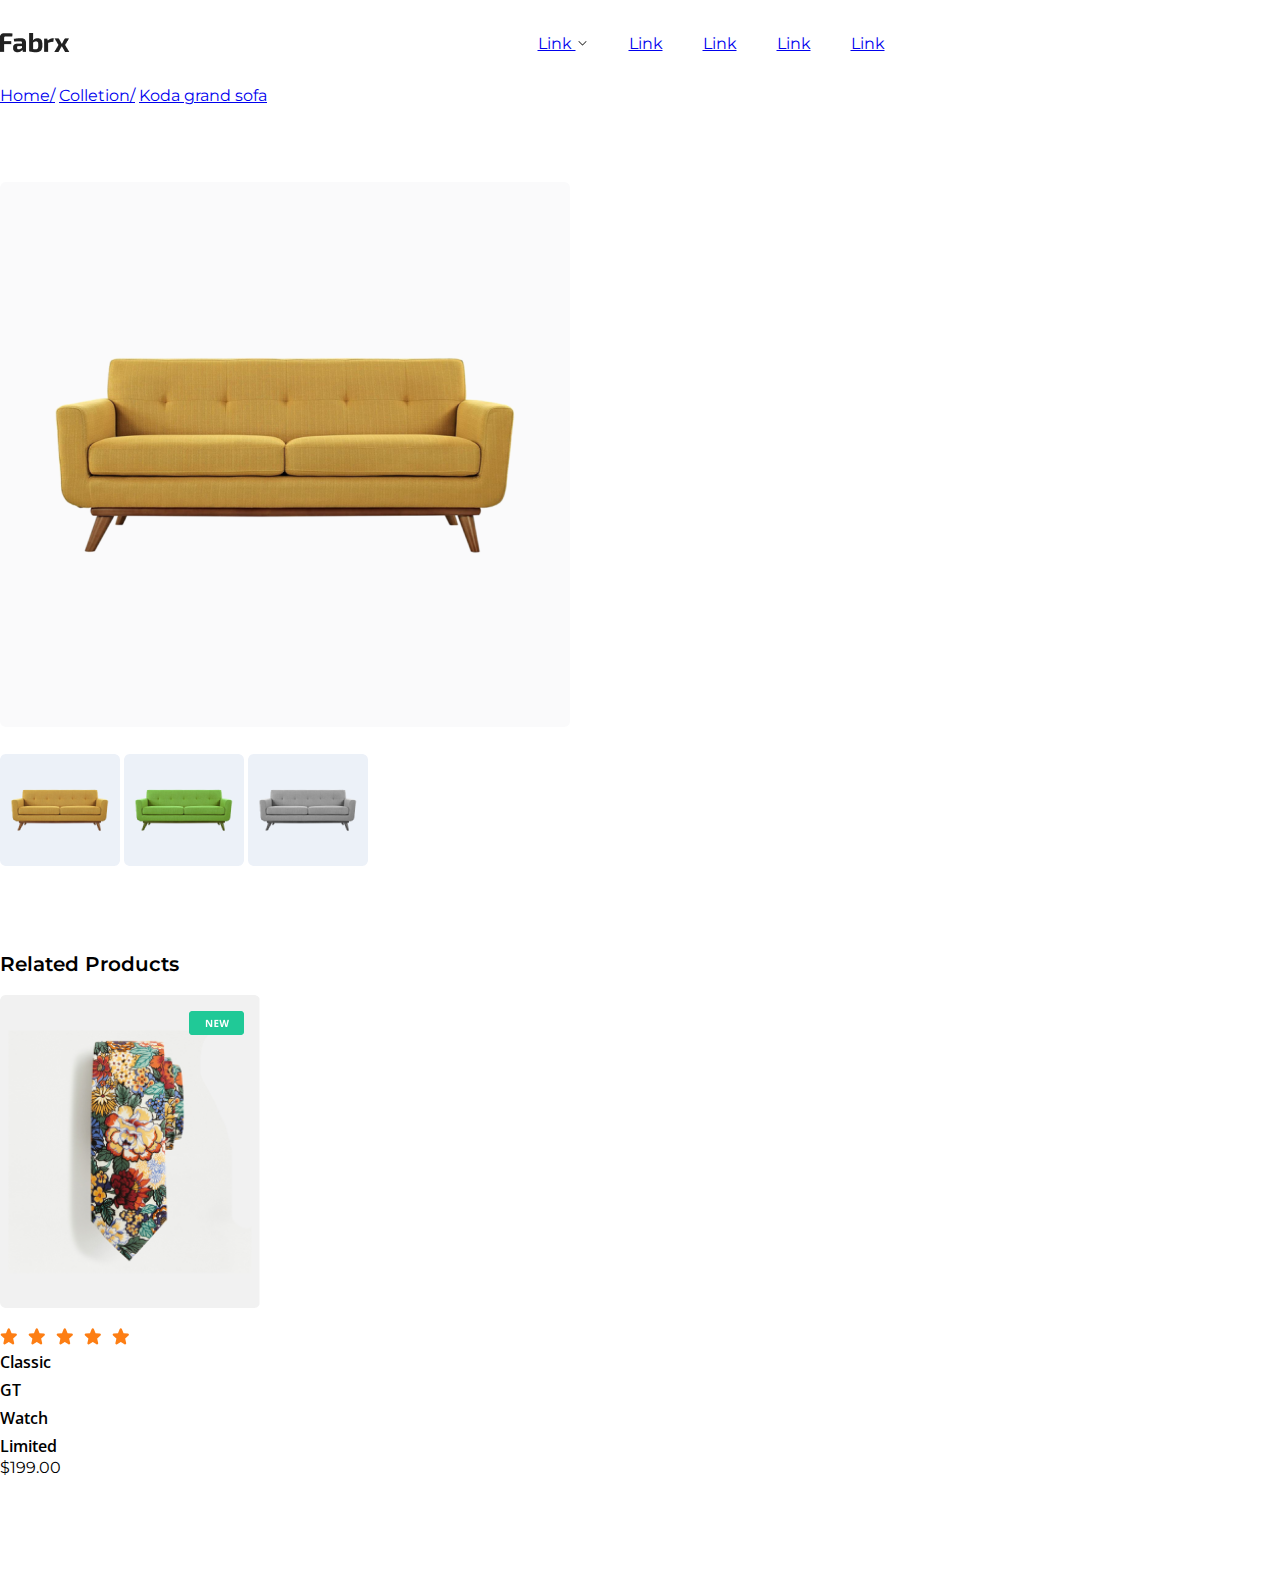
<file: ecommerce-detail/index.html>
<!DOCTYPE html>
<html lang="en">
  <head>
    <meta charset="UTF-8" />
    <meta name="viewport" content="width=device-width, initial-scale=1.0" />
    <title>Document</title>
    <link rel="stylesheet" href="css/main.css" />
  </head>
  <body>
    <div class="container">
      <div class="header">
        <div class="header_logo">
          <a href="index.html">
            <img src="images/fabrxlogo.png" alt="fabrxlogo" />
          </a>
        </div>
        <div class="nav_bar">
          <div class="nav_list">
            <div>
              <a href="#"
                >Link <img src="images/arrowdown.png" alt="arrowdown"
              /></a>
            </div>
            <a href="#">Link</a>
            <a href="#">Link</a>
            <a href="#">Link</a>
            <a href="#">Link</a>
          </div>
        </div>
        <div class="last_menu">
          <img src="images/Icon 01.png" alt="badge" />
          <img src="images/bell.png" alt="bell" />
        </div>
      </div>
      <div class="selection">
        <a href="#">Home/</a>
        <a href="#">Colletion/</a>
        <a href="#">Koda grand sofa</a>
      </div>
      <div class="container_sofa">
        <div class="sofa_image">
          <div class="sofa">
            <div class="yellowsofa">
              <img src="images/yellowsofa.png" alt="yellowsofa" />
            </div>
          </div>
          <div class="sofa">
            <img src="images/yellowlittlesofa.png" alt="" />
            <img src="images/greensofa.png" alt="" />
            <img src="images/graysofa.png" alt="" />
          </div>
        </div>
      </div>
      <div class="products">
        <div class="products_header">
          <h2>Related Products</h2>
          <div class="all_products">
            <div class="product_shoes">
              <img src="images/tie.png" alt="" />
              <img class="star_icon" src="images/fivestar.svg" alt="" />
              <p>Classic GT Watch Limited</p>
              <span>$199.00</span>
            </div>
          </div>
        </div>
      </div>
    </div>
  </body>
</html>
</file>
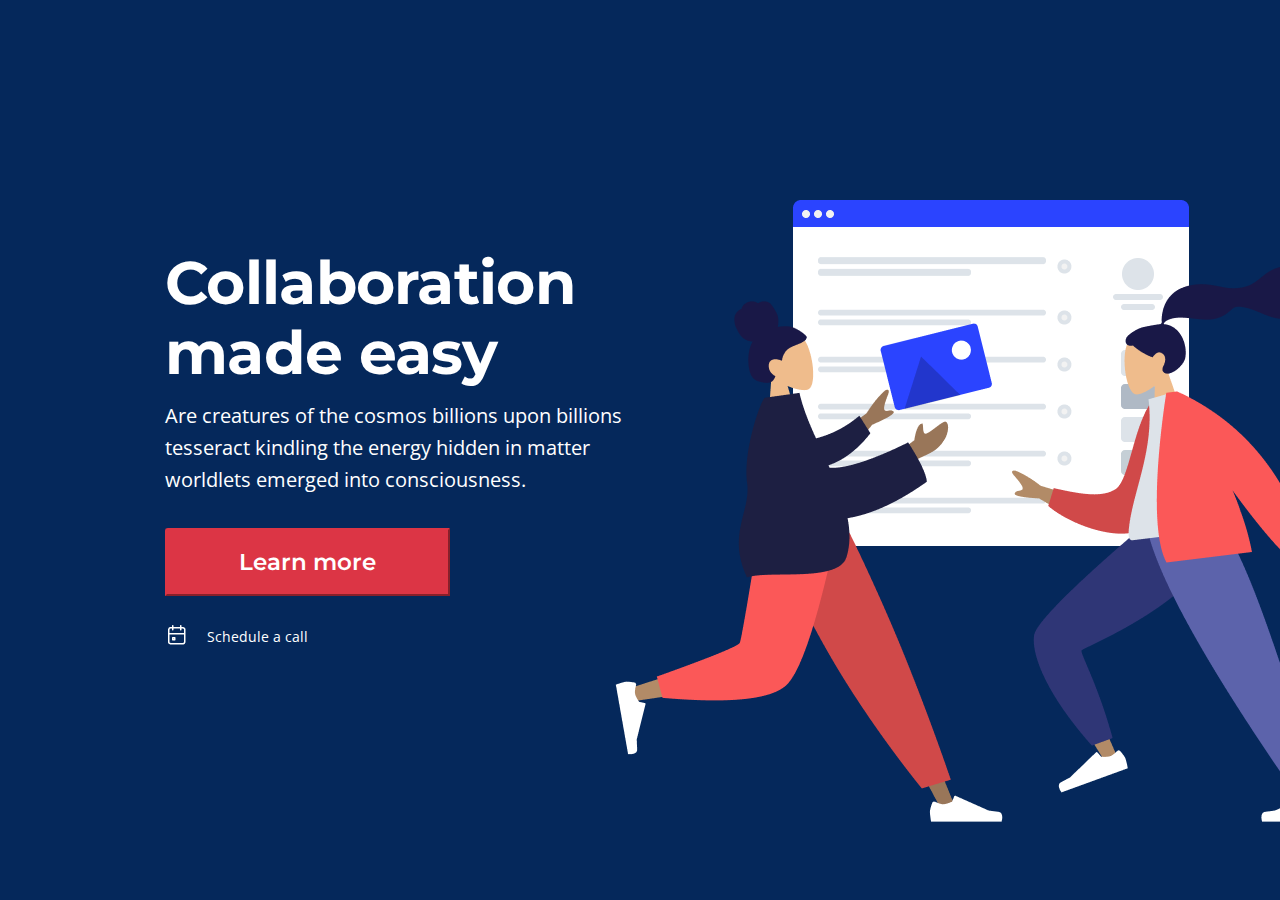
<file: figmagomework6/index.html>
<!DOCTYPE html>
<html lang="en">
<head>
  <meta charset="UTF-8">
  <meta name="viewport" content="width=device-width, initial-scale=1.0">
  <link rel="stylesheet" href="main.css">
  <title>hero-saas</title>
</head>
<body>
  <div class="header">
    <h2>Collaboration made easy</h2>
    <div>
      <p>Are creatures of the cosmos billions upon billions tesseract kindling the energy hidden in matter worldlets emerged into consciousness.</p>
    </div>
    <button class="btn">Learn more</button>
    <div class="calender">
      <img src="assets/images/Calendar.png" alt="" class="icon">
      <span class="text">Schedule a call</span>
    </div>
  

  </div>
  
</body>
</html>
</file>
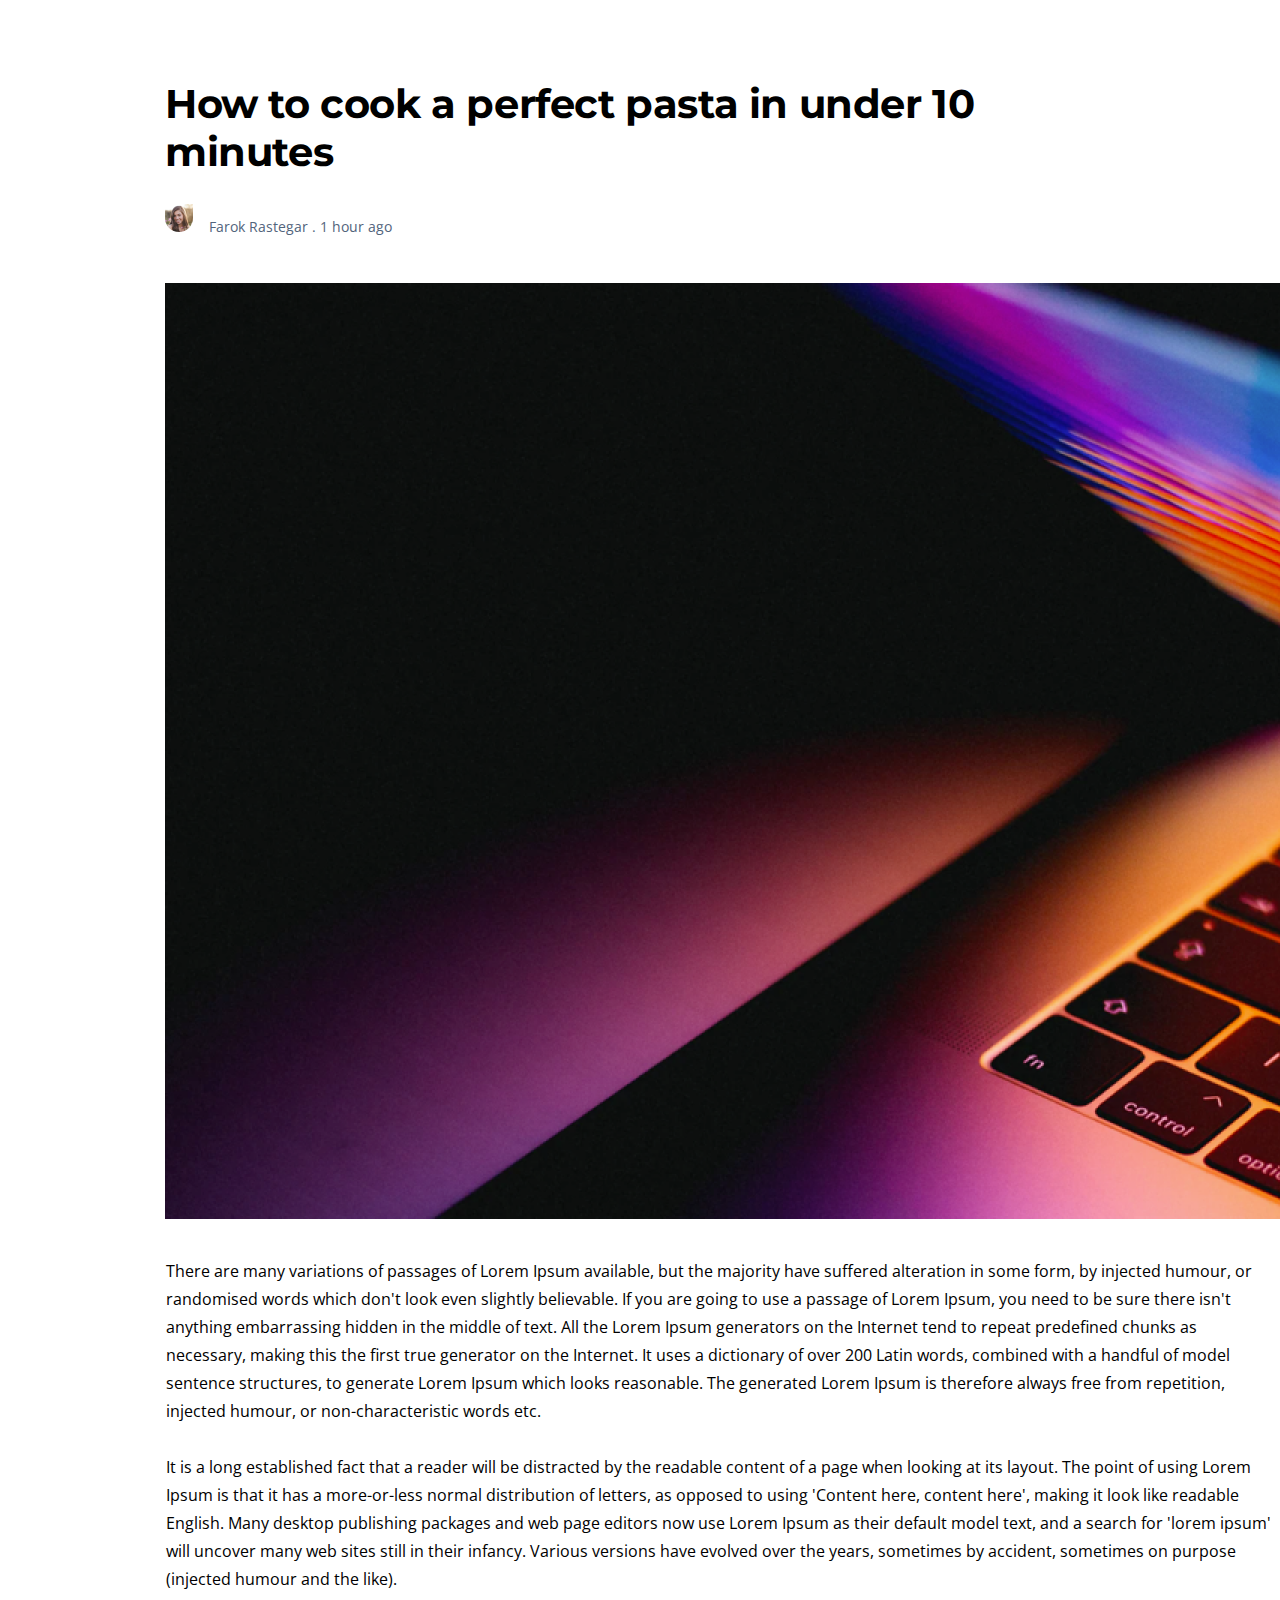
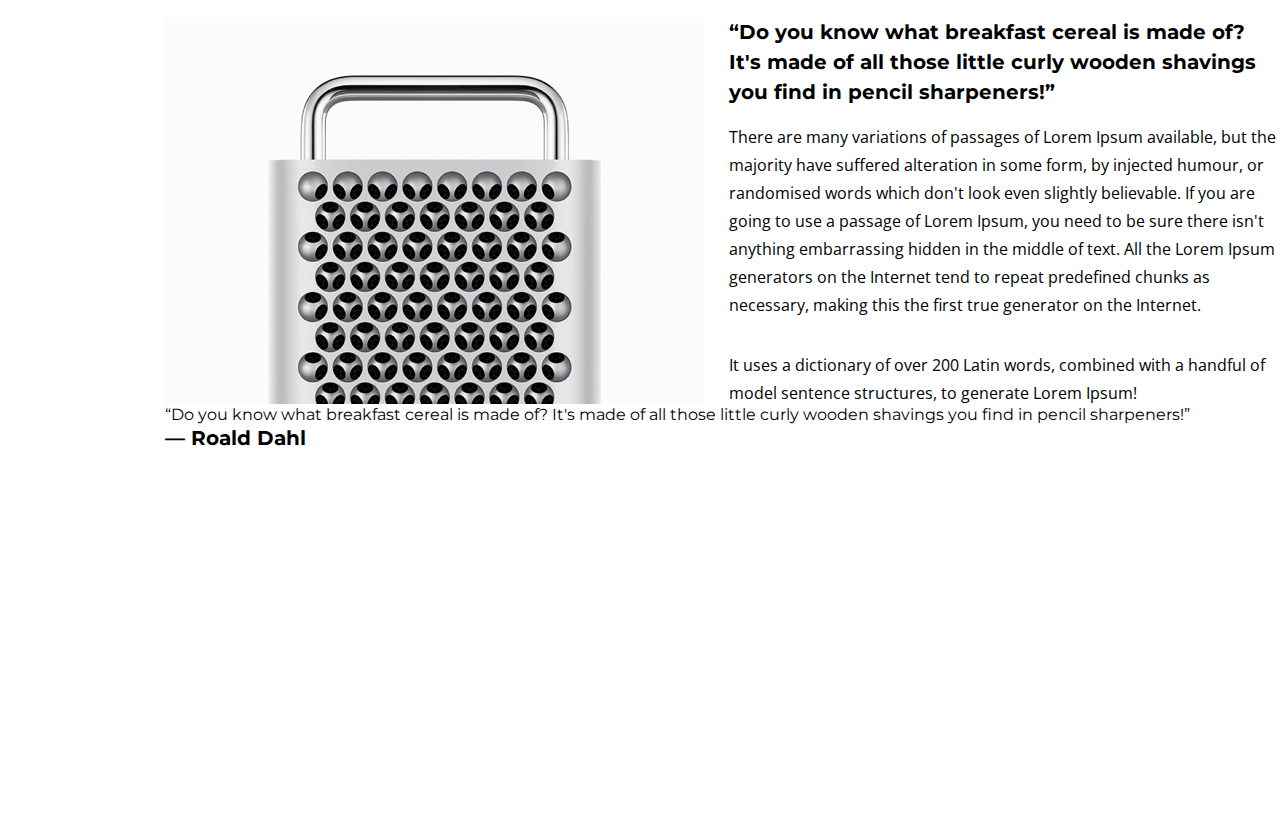
<file: figmahomework1/index.html>
<!DOCTYPE html>
<html lang="en">
<head>
<link rel="stylesheet" href="main.css">
  <title>BlogPage</title>
</head>
<body>
  <div class="header">

    <div class="baslik">
        <h2>How to cook a perfect pasta in under 10 minutes</h2>
    </div>

    <div class="name">
        <img class="image1" src="assets/images/57d5fe061c05996d6b3bd06af725ab8b.png">
        <span class="span">Farok Rastegar . 1 hour ago</span>
    </div>
    <div class="photo">
        <img src="assets/images/computer.png" alt="">
    </div>
    <div class="text">
        <p>There are many variations of passages of Lorem Ipsum available, but the majority have suffered alteration
            in some form, by injected humour, or randomised words which don't look even slightly believable. If you
            are going to use a passage of Lorem Ipsum, you need to be sure there isn't anything embarrassing hidden
            in the middle of text. All the Lorem Ipsum generators on the Internet tend to repeat predefined chunks
            as necessary, making this the first true generator on the Internet. It uses a dictionary of over 200
            Latin words, combined with a handful of model sentence structures, to generate Lorem Ipsum which looks
            reasonable. The generated Lorem Ipsum is therefore always free from repetition, injected humour, or
            non-characteristic words etc.

        </p> <br>
        <p>It is a long established fact that a reader will be distracted by the readable content of a page when
            looking at its layout. The point of using Lorem Ipsum is that it has a more-or-less normal distribution
            of letters, as opposed to using 'Content here, content here', making it look like readable English. Many
            desktop publishing packages and web page editors now use Lorem Ipsum as their default model text, and a
            search for 'lorem ipsum' will uncover many web sites still in their infancy. Various versions have
            evolved over the years, sometimes by accident, sometimes on purpose (injected humour and the like).</p>

    </div>
    <div class="grater">
        <img class="image2" src="assets/images/rende.png" alt="">
        <div> <h6>“Do you know what breakfast cereal is made of? It's made of all those little curly
            wooden shavings you find in pencil sharpeners!”</h6>

        <p>There are many variations of passages of Lorem Ipsum available, but the majority have
            suffered alteration in some form, by injected humour, or randomised words which don't look even slightly
            believable. If you are going to use a passage of Lorem Ipsum, you need to be sure there isn't anything
            embarrassing hidden in the middle of text. All the Lorem Ipsum generators on the Internet tend to repeat
            predefined chunks as necessary, making this the first true generator on the Internet.
        </p>
        <p>
            It uses a dictionary of over 200 Latin words, combined with a handful of model sentence structures, to
            generate Lorem Ipsum!
        </p>
      </div>
      <div class="textbox">
        <h4>“Do you know what breakfast cereal is made of? It's made of all those little curly wooden shavings you find in pencil sharpeners!”</h4>
        <h6>― Roald Dahl</h6>
      </div>
</body>
</html>
</file>
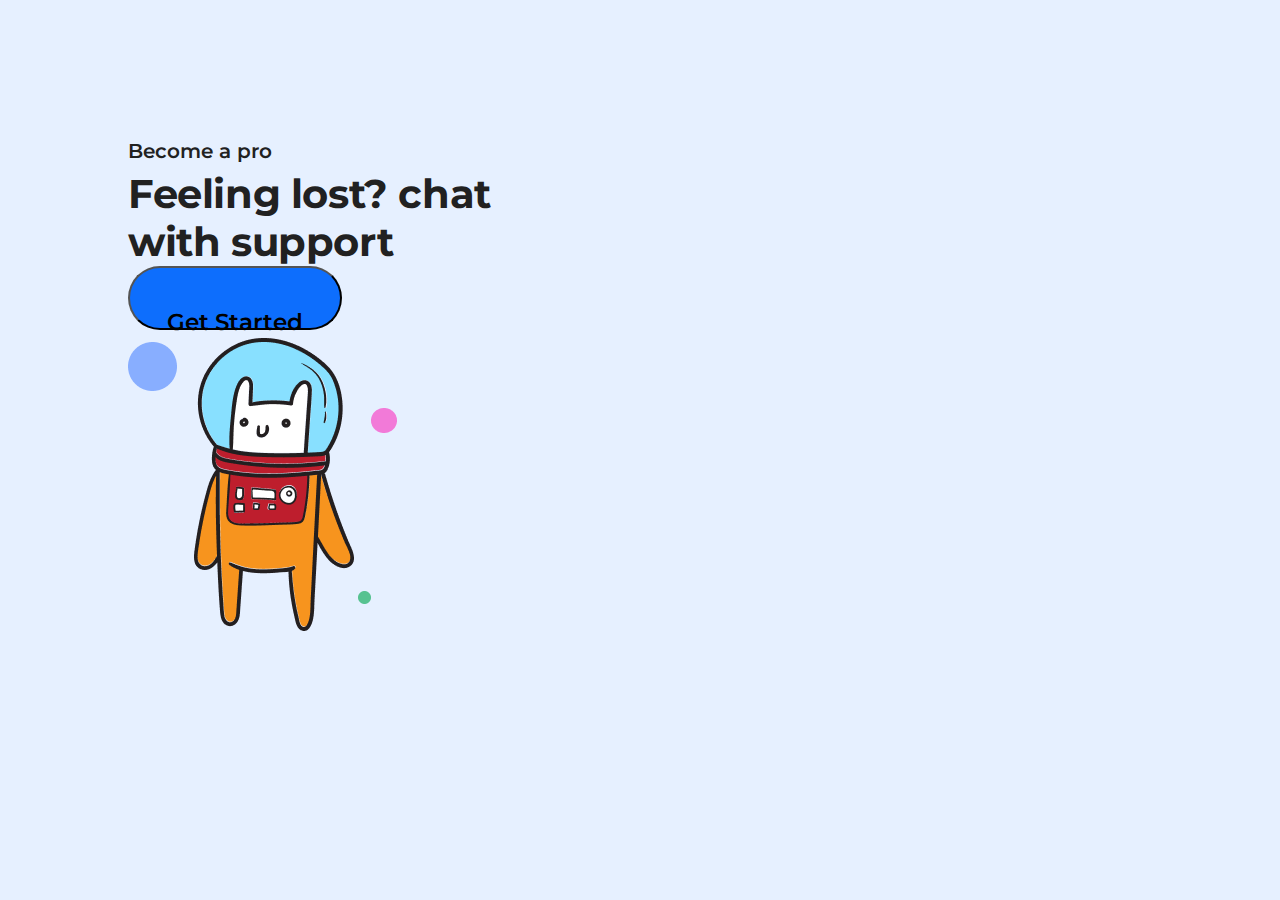
<file: figmahomework2/index.html>
<!DOCTYPE html>
<html lang="en">
<head>
  <meta charset="UTF-8">
  <meta name="viewport" content="width=device-width, initial-scale=1.0">
  <link rel="stylesheet" href="main.css">
  <title>Banner</title>
</head>
<body>
  <div class="header">
      <h6 class="baslik">Become a pro</h6>
      <p class="title">Feeling lost? chat with support</p>
      <button class="button">Get Started</button>
      <div>
        <img src="assets/images/Illustration.png" alt="image">
      </div>
  </div>

</body>
</html>
</file>
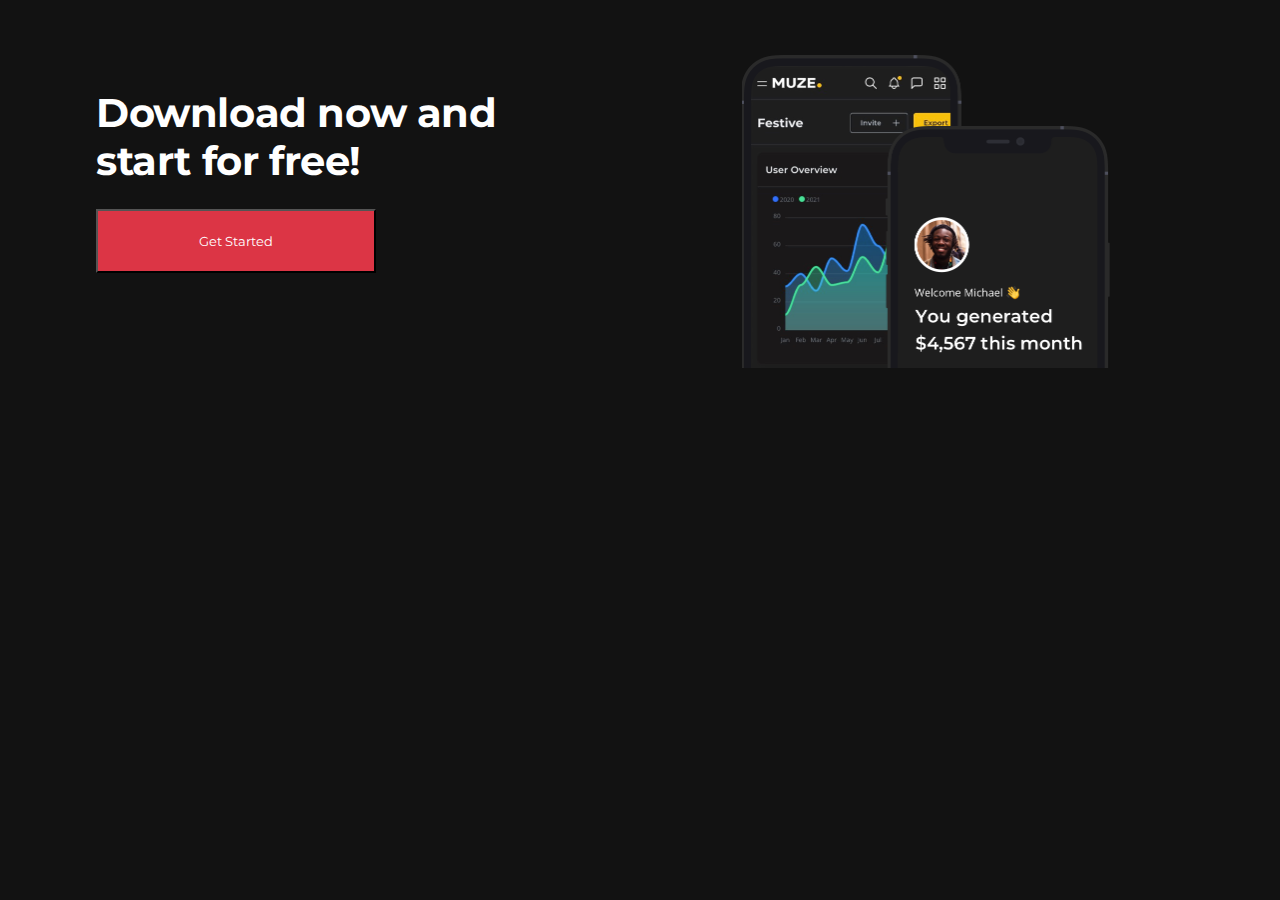
<file: figmahomework3/index.html>
<!DOCTYPE html>
<html lang="en">
<head>
  <meta charset="UTF-8">
  <meta name="viewport" content="width=device-width, initial-scale=1.0">
  <link rel="stylesheet" href="main.css">
  <title>CallToAction</title>
</head>
<body>
  <div class="header">
    <h3>Download now and start for free!</h3>
  </div>  
    <div>
      <button class="button">Get Started</button>
    </div>
    <div>
      <img src="assets/images/a7ba00f7b92934bcd47856804d3503fe.png" alt="img">
  </div>
</body>
</html>
</file>
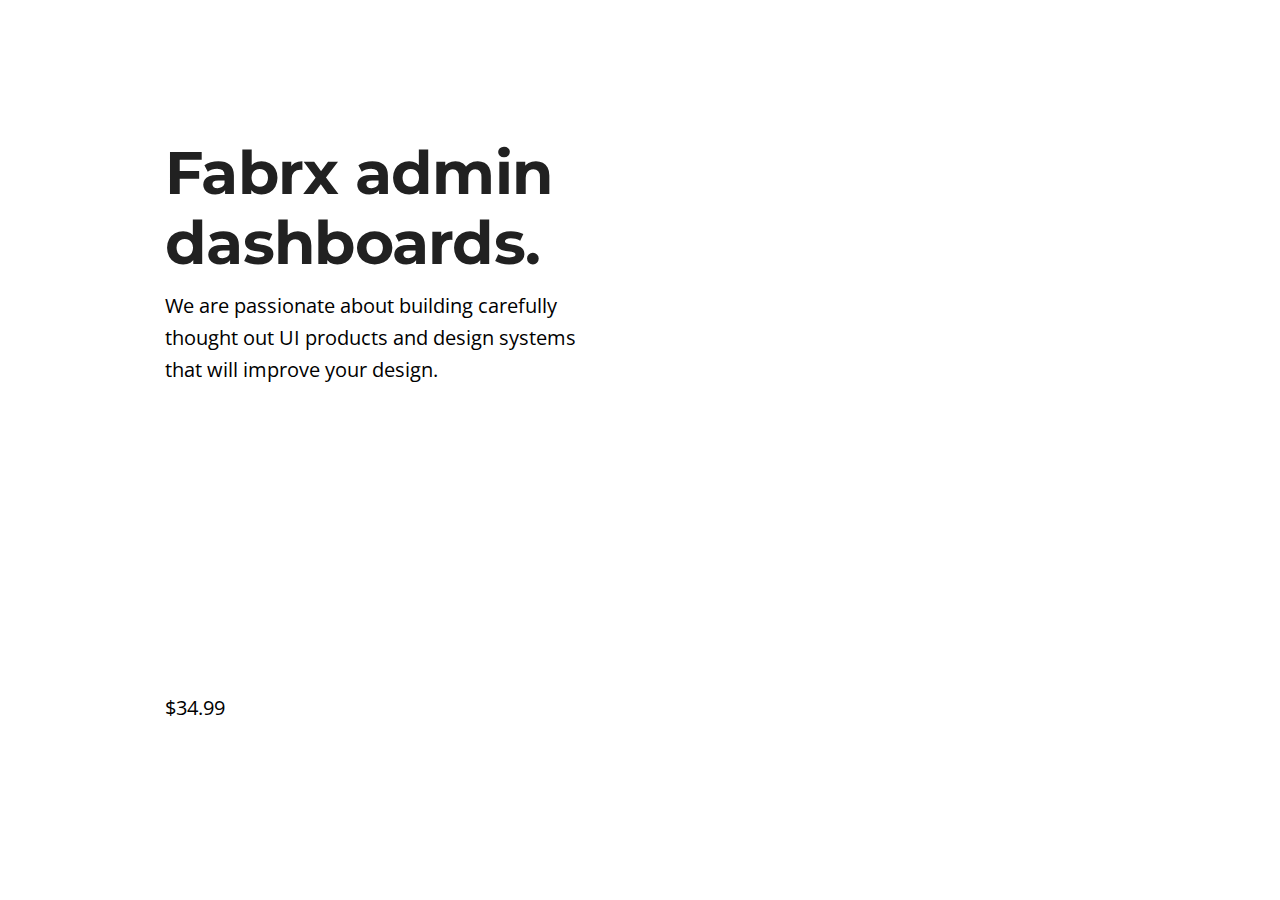
<file: figmahomework4/index.html>
<!DOCTYPE html>
<html lang="en">
<head>
  <meta charset="UTF-8">
  <meta name="viewport" content="width=device-width, initial-scale=1.0">
  <link rel="stylesheet" href="main.css">
  <title>Hero</title>
</head>
<body>
  <div class="header">
    <h2>Fabrx admin dashboards.</h2>
    <p>We are passionate about building carefully thought out UI products and design systems that will improve your design.</p>
    <p class="dolar">$34.99</p>
  </div>

</body>
</html>
</file>
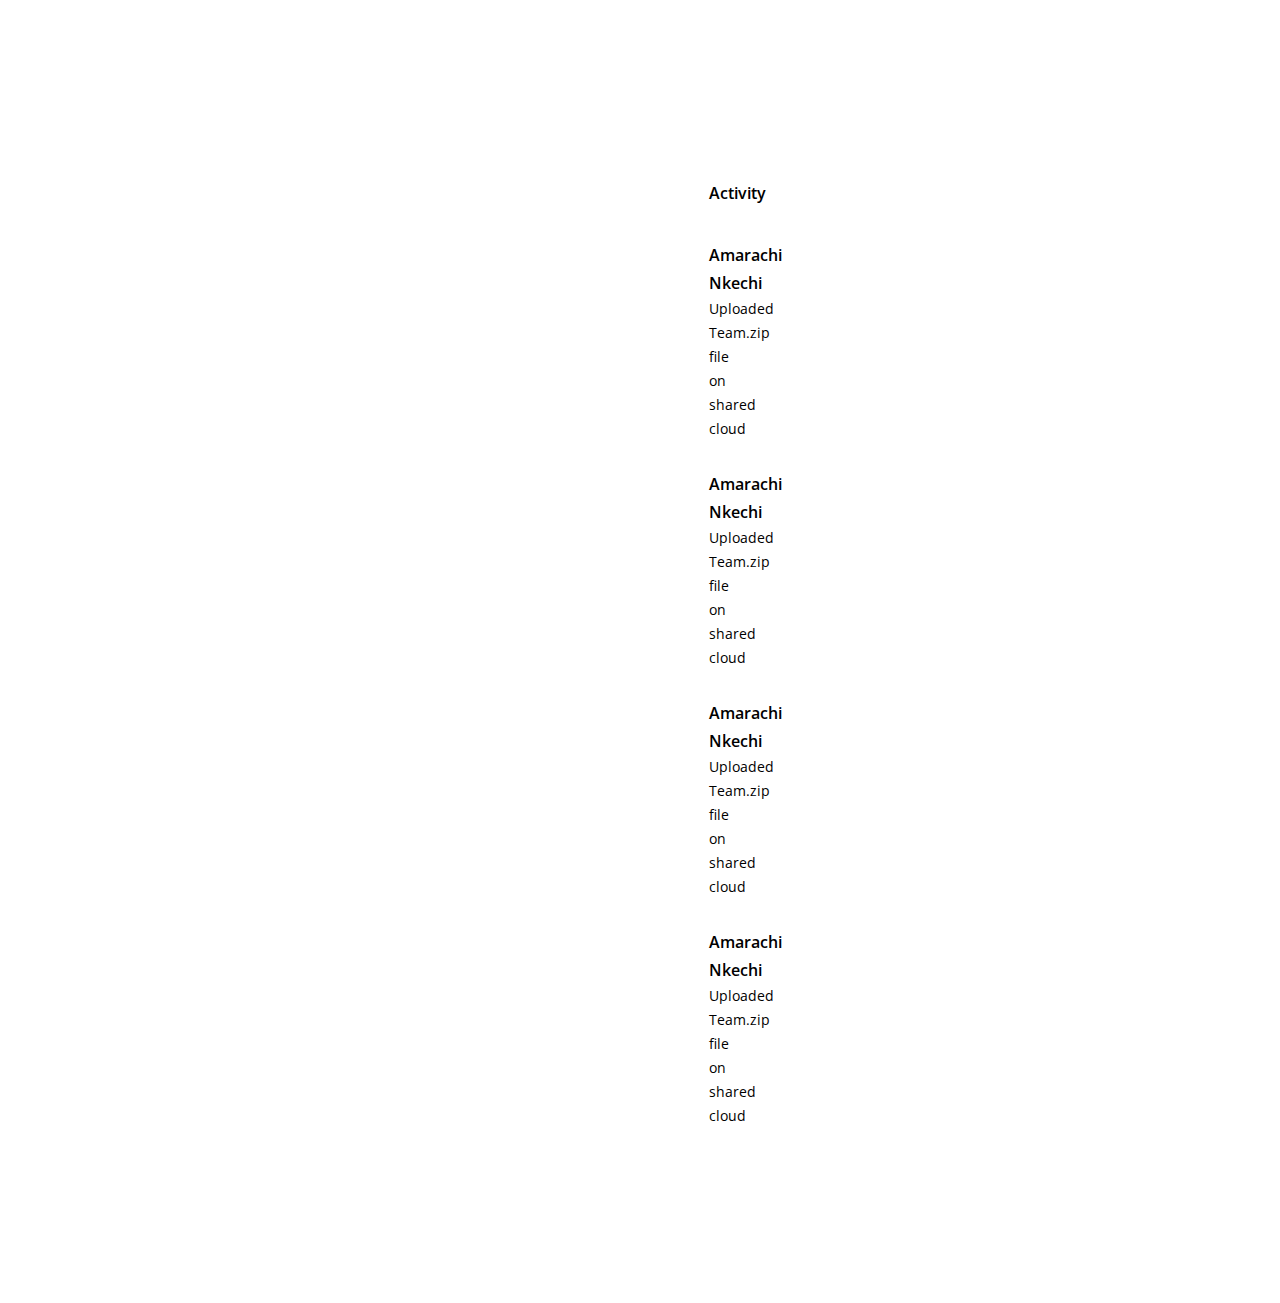
<file: figmahomework5/index.html>
<!DOCTYPE html>
<html lang="en">
  <head>
    <meta charset="UTF-8" />
    <meta name="viewport" content="width=device-width, initial-scale=1.0" />
    <link rel="stylesheet" href="main.css" />
    <title>Activity</title>
  </head>
  <body class="container">
    <div class="header">
      <div class="main">
        <h3>Activity</h3>
      </div>
      <div class="main_2">
        <h3>Amarachi Nkechi</h3>
        <p>Uploaded Team.zip file on shared cloud</p>
      </div>
      <div class="main_3">
        <h3>Amarachi Nkechi</h3>
        <p>Uploaded Team.zip file on shared cloud</p>
      </div>
      <div class="main_4">
        <h3>Amarachi Nkechi</h3>
        <p>Uploaded Team.zip file on shared cloud</p>
      </div>
      <div class="main_5">
        <h3>Amarachi Nkechi</h3>
        <p>Uploaded Team.zip file on shared cloud</p>
      </div>
    </div>
  </body>
</html>
</file>
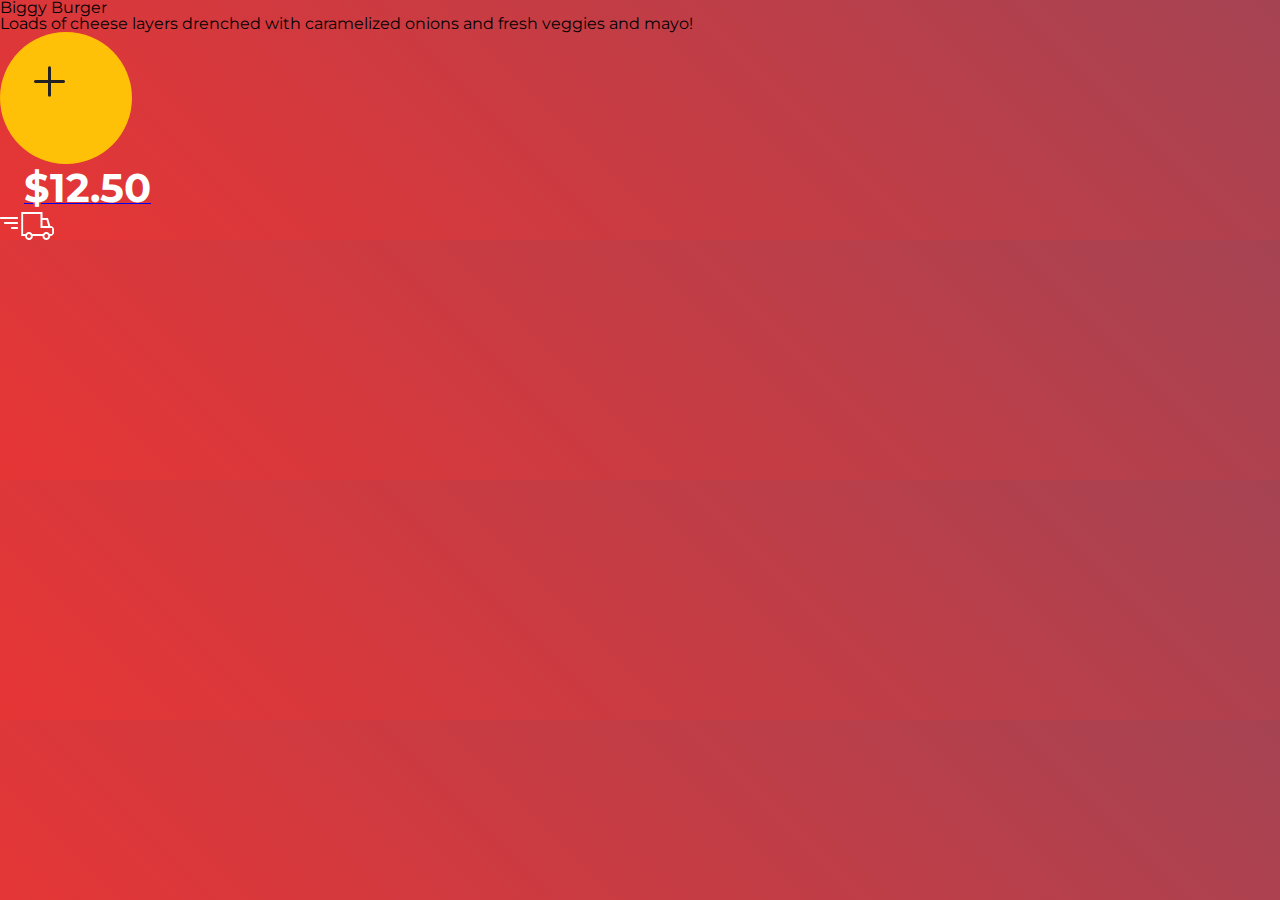
<file: figmahomework7/index.html>
<!DOCTYPE html>
<html lang="en">
<head>
  <meta charset="UTF-8">
  <meta name="viewport" content="width=device-width, initial-scale=1.0">
  <link rel="stylesheet" href="main.css">
  <title>Burger</title>
</head>
<body>
  <div class="biggy-burger-container">
    <div class="biggy-burger-info">
      <h1>Biggy Burger</h1>
      <p>Loads of cheese layers drenched with caramelized onions and fresh veggies and mayo!</p>
      <a href="cart-btn">
        <span class="cart">
          <img src="assets/images/carpi.png">
        </span>
        <span class="price">
          $12.50
        </span>
      </a>
      <img class="delivery" src="assets/images/delivery.png">

    </div>

  </div>
  
</body>
</html>
</file>
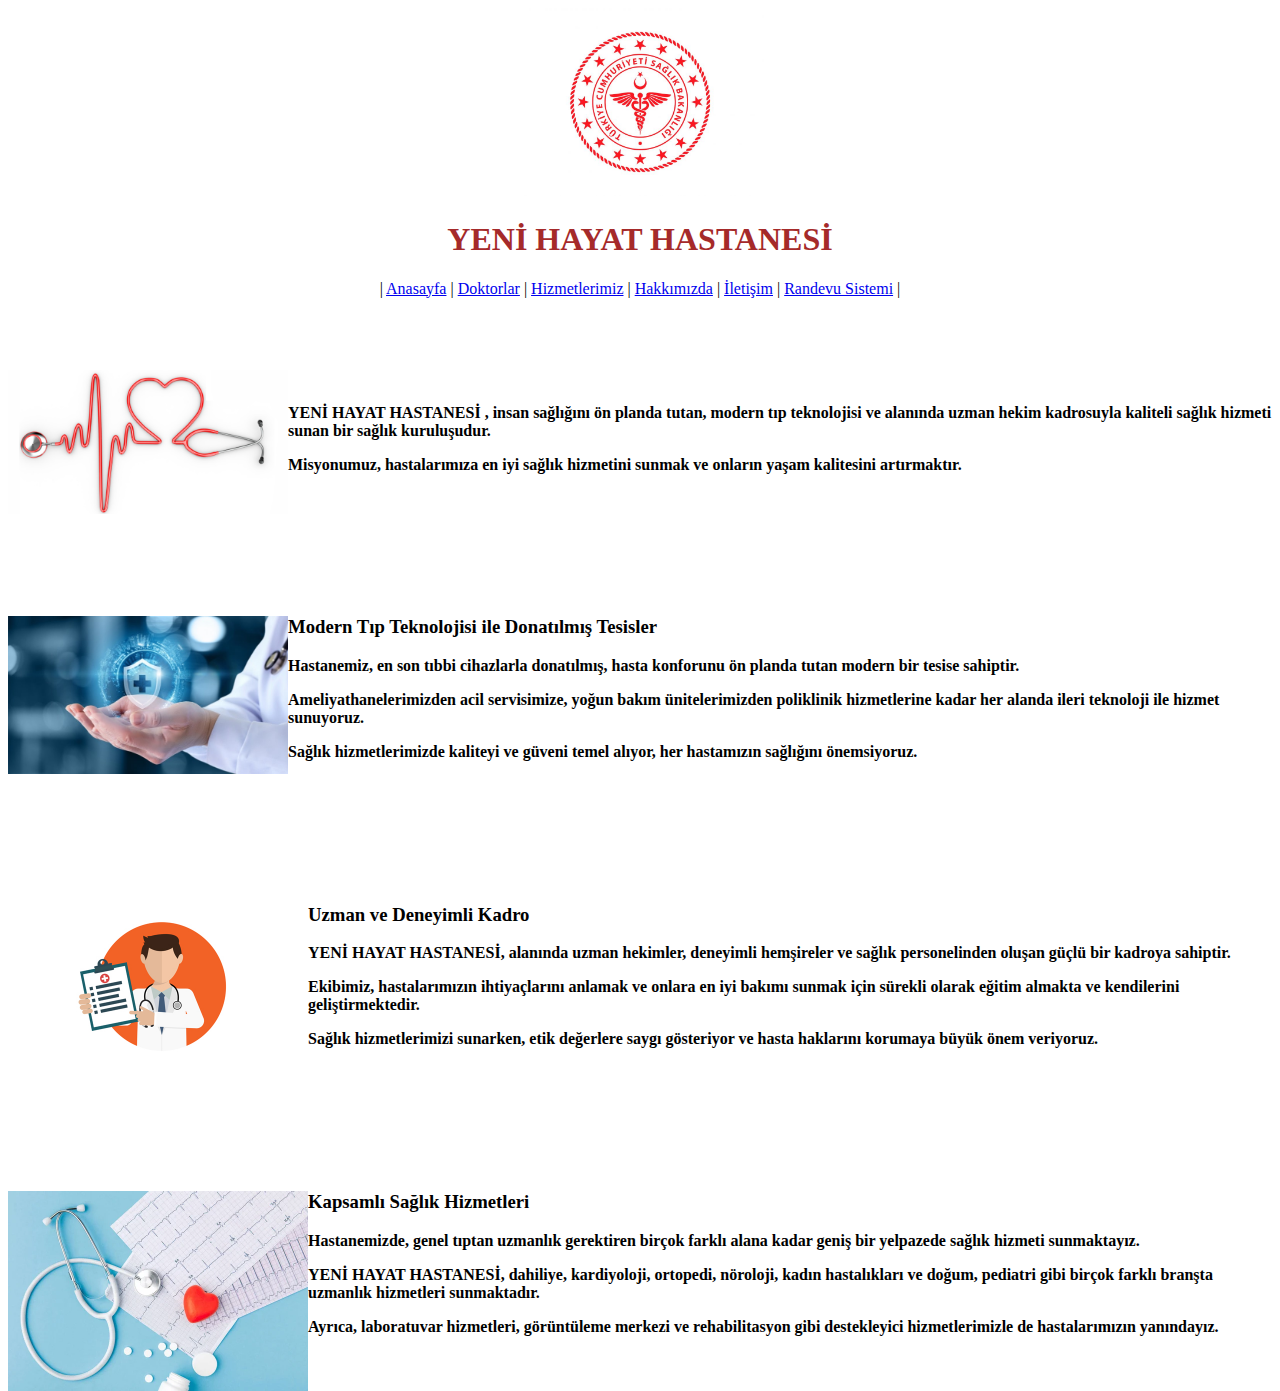
<file: Hospital/index.html>
<!DOCTYPE html>
<html>
    <center>
    <head>
            <title>Yeni Hayat Hastanesi</title>
            <img src="assets/images/tc-saglik-bakanligi-yeni8866.jpg" width="250">
            <h1 style="color: brown;">YENİ HAYAT HASTANESİ</h1>
    </head>
    <body>
        <nav>
            | <a href="index.html">Anasayfa</a>  |
            <a href="Doctors.html">Doktorlar</a>  |
            <a href="OurServices.html">Hizmetlerimiz</a>  |
            <a href="AboutUs.html">Hakkımızda</a>  |
            <a href="Contacts.html">İletişim</a>  |
            <a href="APPOINTMENT .html">Randevu Sistemi</a>  |
        </nav>
    </center>

    <br><br><br><br>

    <div>
        <img src="assets/images/saglik-1.jpg" alt="" style="float: left;" width="280"><br>
        <p><strong>YENİ HAYAT HASTANESİ , insan sağlığını ön planda tutan, modern tıp teknolojisi ve alanında uzman hekim kadrosuyla kaliteli sağlık hizmeti sunan bir sağlık kuruluşudur. </strong></p>
        <p><strong>Misyonumuz, hastalarımıza en iyi sağlık hizmetini sunmak ve onların yaşam kalitesini artırmaktır.</strong></p>
    </div>

    <br><br><br><br><br><br>

    <div>
        <img src="assets/images/ozel-saglik-sigortasinin-kapsami-nedir_-mine243e533-13ca-4281-99c6-692b4a20c66f.jpg" style="float: left;" alt="" width="280">
        <h3><strong>Modern Tıp Teknolojisi ile Donatılmış Tesisler</strong></h3>
        <p><strong>Hastanemiz, en son tıbbi cihazlarla donatılmış, hasta konforunu ön planda tutan modern bir tesise sahiptir. </strong></p>
        <p><strong>Ameliyathanelerimizden acil servisimize, yoğun bakım ünitelerimizden poliklinik hizmetlerine kadar her alanda ileri teknoloji ile hizmet sunuyoruz.</strong></p>
        <p><strong>Sağlık hizmetlerimizde kaliteyi ve güveni temel alıyor, her hastamızın sağlığını önemsiyoruz.</strong></p>
    </div>

    <br><br><br><br><br><br>

    <div>
        <img src="assets/images/ise-giris-cikislarda-saglik-hizmetleri.jpg" alt="" style="float: left;" width="300">
        <h3><strong>Uzman ve Deneyimli Kadro</strong></h3>
        <p><strong>YENİ HAYAT HASTANESİ, alanında uzman hekimler, deneyimli hemşireler ve sağlık personelinden oluşan güçlü bir kadroya sahiptir. </strong></p>
        <p><strong>Ekibimiz, hastalarımızın ihtiyaçlarını anlamak ve onlara en iyi bakımı sunmak için sürekli olarak eğitim almakta ve kendilerini geliştirmektedir. </strong></p>
        <p><strong>Sağlık hizmetlerimizi sunarken, etik değerlere saygı gösteriyor ve hasta haklarını korumaya büyük önem veriyoruz.</strong></p>
    </div>

    <br><br><br><br><br><br>

    <div>
        <img src="assets/images/depositphotos_178964966-stock-photo-stethoscope-paper-cardiogram-scattered-pills.jpg" alt="" style="float: left;" width="300">
        <h3><strong>Kapsamlı Sağlık Hizmetleri</strong></h3>
        <p><strong>Hastanemizde, genel tıptan uzmanlık gerektiren birçok farklı alana kadar geniş bir yelpazede sağlık hizmeti sunmaktayız. </strong></p>
        <p><strong>YENİ HAYAT HASTANESİ, dahiliye, kardiyoloji, ortopedi, nöroloji, kadın hastalıkları ve doğum, pediatri gibi birçok farklı branşta uzmanlık hizmetleri sunmaktadır.</strong></p>
        <p><strong>Ayrıca, laboratuvar hizmetleri, görüntüleme merkezi ve rehabilitasyon gibi destekleyici hizmetlerimizle de hastalarımızın yanındayız.</strong></p>
    </div>


        
    </body>
</html>
</file>
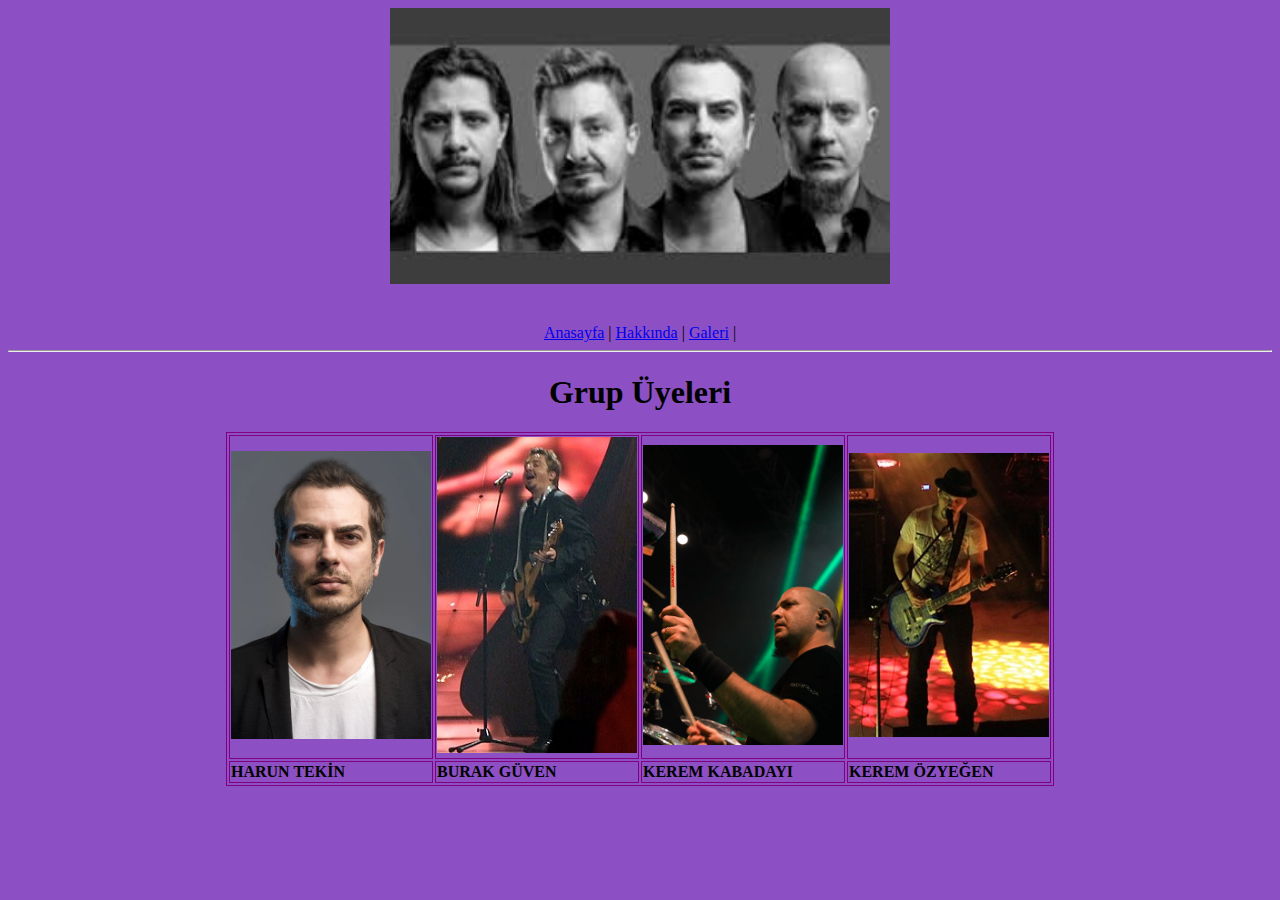
<file: music/index.html>
<!DOCTYPE html>
<html lang="en">
<head>
    <meta charset="UTF-8">
    <meta name="viewport" content="width=device-width, initial-scale=1.0">
    <title>MorVeÖtesi</title>
</head>
<body style="background-color: rgb(140, 80, 196);">
    <center>
    <img src="assets/images/AnasayfaResmi.jpeg" alt="" width="500">
    <br><br><br>
    <nav>
        <a href="index.html">Anasayfa</a>  |
        <a href="about.html">Hakkında</a>  |
        <a href="gallery.html">Galeri</a>  |
    </nav>
    <hr/>
    <style>
        table, th, td{
            border: 1px solid purple;
        }
    </style>
    <title>Grup Üyeleri</title>
    <h1><strong>Grup Üyeleri</strong></h1>
    <table>
        <tr>
            <td><img src="assets/images/harun-tekin--36134.jpg" alt="" width="200"></td>
            <td><img src="assets/images/Burak_Güven,_ESC_2008.jpg" alt="" width="200"></td>
            <td><img src="assets/images/Kerem-profile.png" alt="" width="200"></td>
            <td><img src="assets/images/Kerem_Özyeğen,_2015.jpg" alt="" width="200"></td>
        </tr>
        <tr>
            <td><strong>HARUN TEKİN</strong></td>
            <td><strong>BURAK GÜVEN</strong></td>
            <td><strong>KEREM KABADAYI</strong></td>
            <td><strong>KEREM ÖZYEĞEN</strong></td>
        </tr>
    </table>
    
    </center>
</body>
</html>
</file>
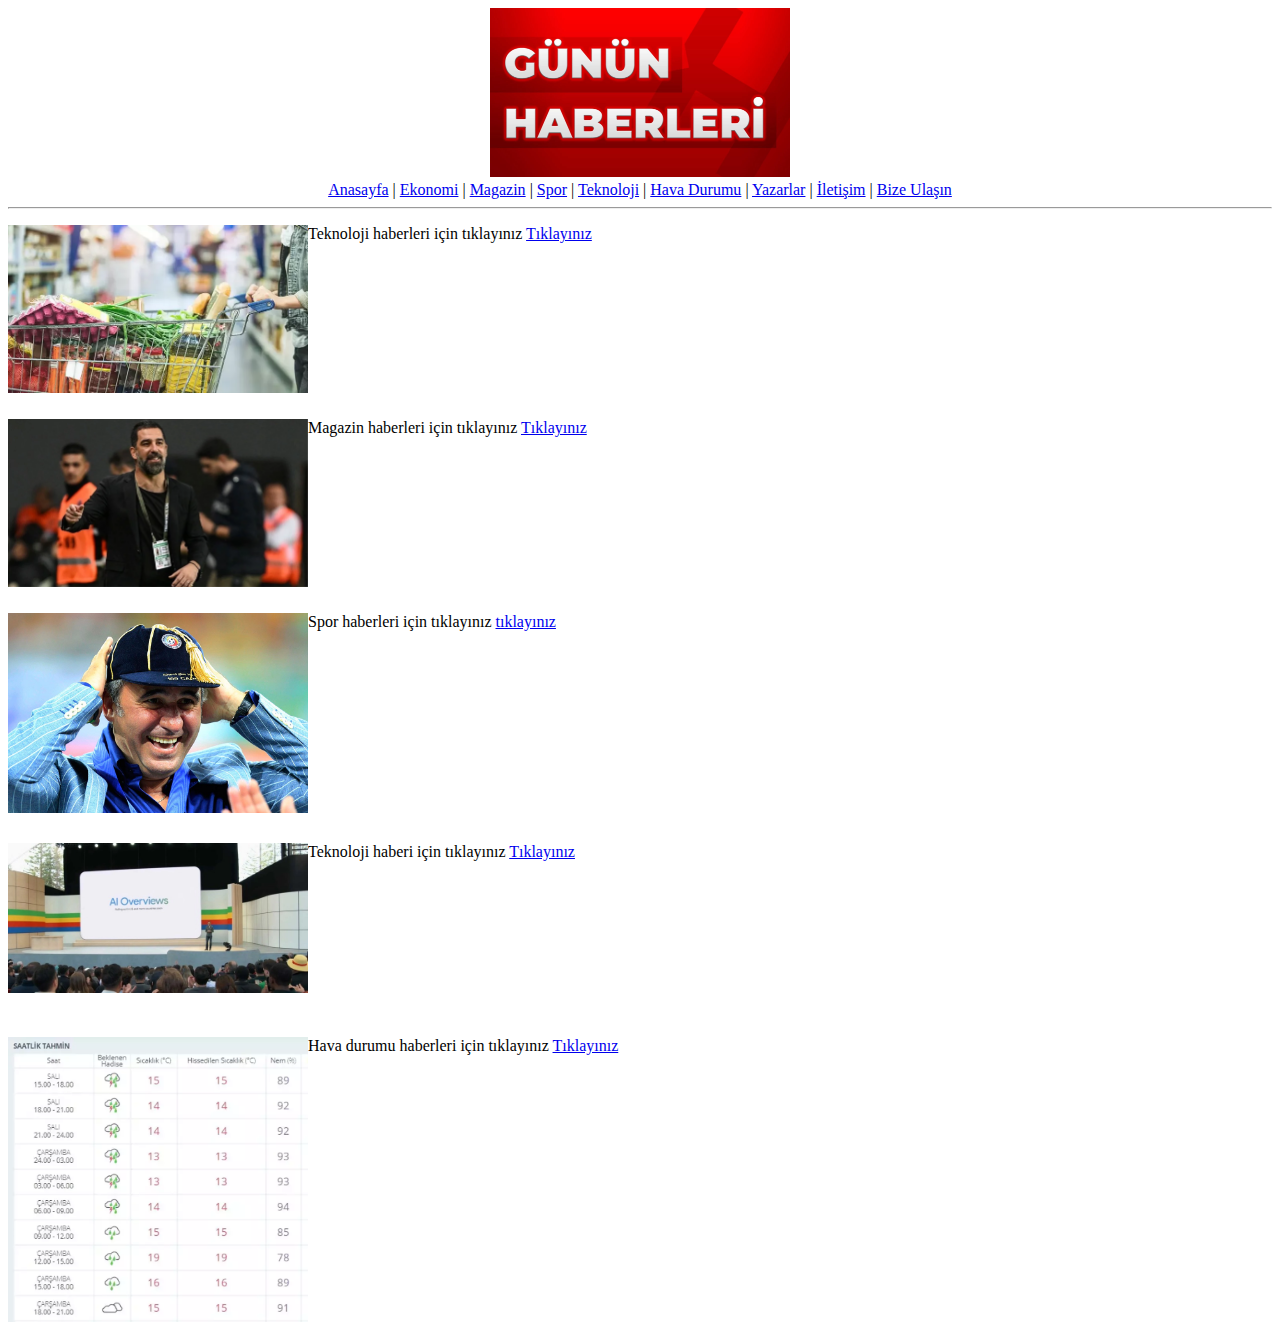
<file: news/index.html>
<!DOCTYPE html>
<html>
    <head>
        <center>
        <title>Günün haberleri</title>
    </head>
    <body>
        <img src="assets/images/gunun-haberleri-28-ocak-bugun-neler-oldu-iste-14698804_7596_amp.jpg" alt="başlık resmi" width="300">
        <nav>
            <a href="index.html">Anasayfa</a>  |
            <a href="economy.html">Ekonomi</a>  |
            <a href="magazine.html">Magazin</a>  |
            <a href="sport.html">Spor</a>  |
            <a href="technology.html">Teknoloji</a>  |
            <a href="weather.html">Hava Durumu</a>  |
            <a href="writers.html">Yazarlar</a>  |
            <a href="contacts.html">İletişim</a>  |
            <a href="ContactWus.html">Bize Ulaşın</a>
        </nav>
        <hr />
        </center>
        <nav>
            <img src="assets/images/enflasyon(26).webp" alt="" width="300" style="float: left;">
            <p>Teknoloji haberleri için tıklayınız <a href="technology.html" title="Tıklayınız"> Tıklayınız</a></p>
        </nav>
        <br><br><br><br><br><br><br><br>
        <nav>
            <img src="assets/images/arda-turan-dan-yillar-sonra-gelen-bomba-itiraf-17725244_891_amp.jpg" alt="" width="300" style="float: left;">
            <p>Magazin haberleri için tıklayınız <a href="magazine.html">Tıklayınız</a></p>
        </nav>
        <br><br><br><br><br><br><br><br>
        <nav>
            <img src="assets/images/093964e2d08b495d9498568358b638d6.jpg" alt="" width="300" style="float: left;">
            <p>Spor haberleri için tıklayınız <a href="sport.html">tıklayınız</a></p>
        </nav>
        <br><br><br><br><br><br><br><br><br><br>
        <nav>
            <img src="assets/images/indir.webp" alt="" width="300" style="float: left;">
            <p>Teknoloji haberi için tıklayınız <a href="technology.html">Tıklayınız</a></p>
        </nav>
        <br><br><br><br><br><br><br><br>
        <nav>
            <img src="assets/images/60194893d265a2043ceb72ae.webp" alt="" width="300" style="float: left;">
            <p>Hava durumu haberleri için tıklayınız <a href="weather.html">Tıklayınız</a></p>
        </nav>


    </body>
</html>
</file>
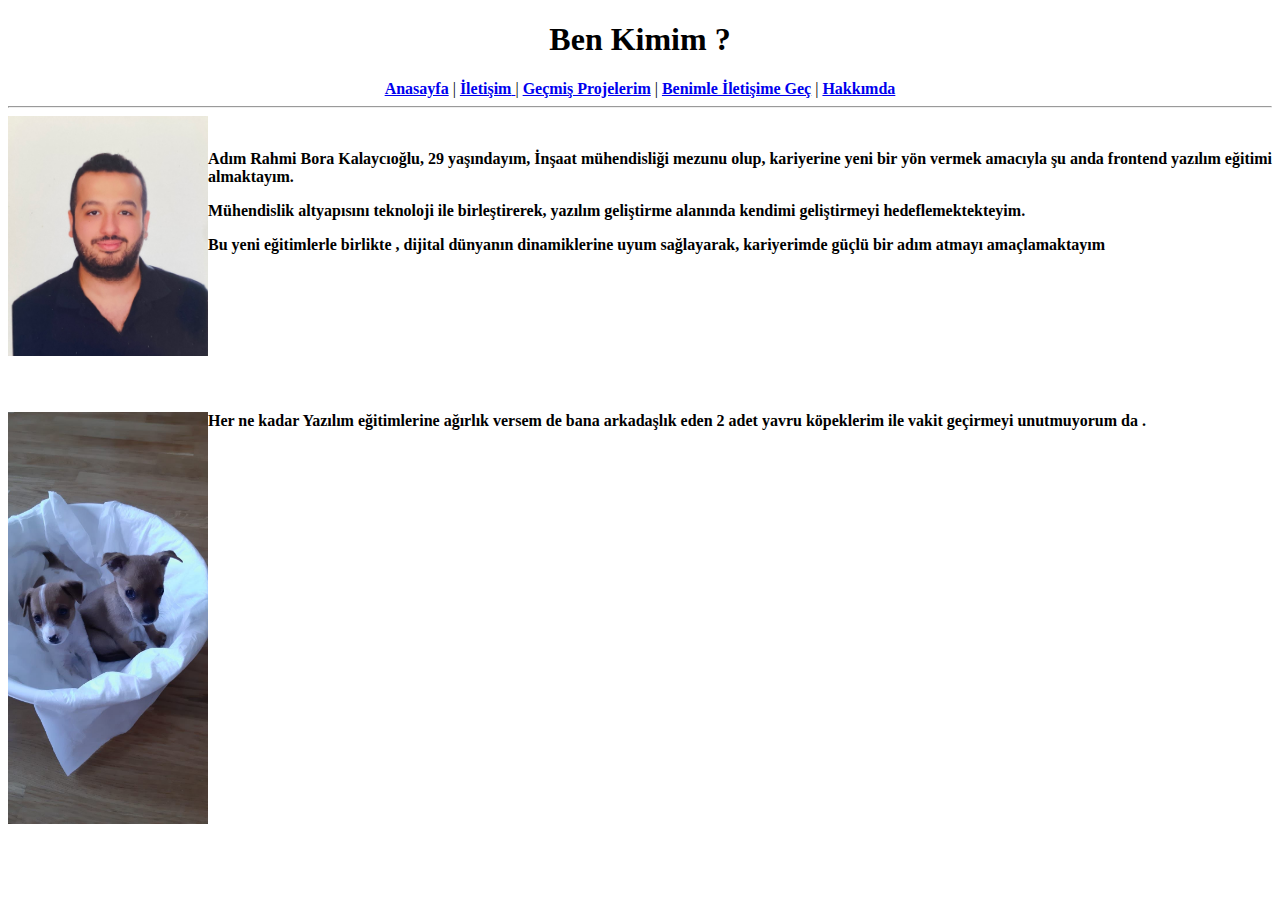
<file: portfolio/index.html>
<!DOCTYPE html>
<html>
  <head>
    <title>Ben Kimim?</title>
  </head>
  <body>
    <center>
    <h1>Ben Kimim ?</h1>
    <nav>
      <a href="index.html"><strong>Anasayfa</strong></a> |
      <a href="Contacts.html" title="İletişim Bilgileri"> <strong>İletişim</strong> </a> |
      <a href="PastProjects.html" title="Geçmiş Projelerim"><strong>Geçmiş Projelerim</strong></a>  |
      <a href="ContactWme.html" title="Benimle İletişime Geç"><strong>Benimle İletişime Geç</strong></a>  |
      <a href="AboutMe.html" title="Hakkımda"><strong>Hakkımda</strong></a> 
    </nav>
    <hr/>
    </center>
    <div>
      <img src="assets/images/IMG_6684.jpg" style="float: left;" width="200" />
      <br>
      <p><strong>Adım Rahmi Bora Kalaycıoğlu, 29 yaşındayım, İnşaat mühendisliği mezunu
        olup, kariyerine yeni bir yön vermek amacıyla şu anda frontend yazılım
        eğitimi almaktayım.</strong></p>
      <p><strong>Mühendislik altyapısını teknoloji ile birleştirerek, yazılım geliştirme
        alanında kendimi geliştirmeyi hedeflemektekteyim.</strong></p>
      <p><strong>Bu yeni eğitimlerle birlikte , dijital dünyanın dinamiklerine uyum
        sağlayarak, kariyerimde güçlü bir adım atmayı amaçlamaktayım</strong>
      </p>
    </div>

    <br /><br /><br /><br /><br /><br /><br />
    <div>
      <img src="assets/images/WhatsApp Görsel 2024-08-12 saat 00.23.53_86b6ea80.jpg" style="float: left;" alt="" width="200">
      <p><strong>Her ne kadar Yazılım eğitimlerine ağırlık versem de bana arkadaşlık eden 2 adet yavru köpeklerim ile vakit geçirmeyi unutmuyorum da .</strong></p>
    </div>

  </body>
</html>
</file>
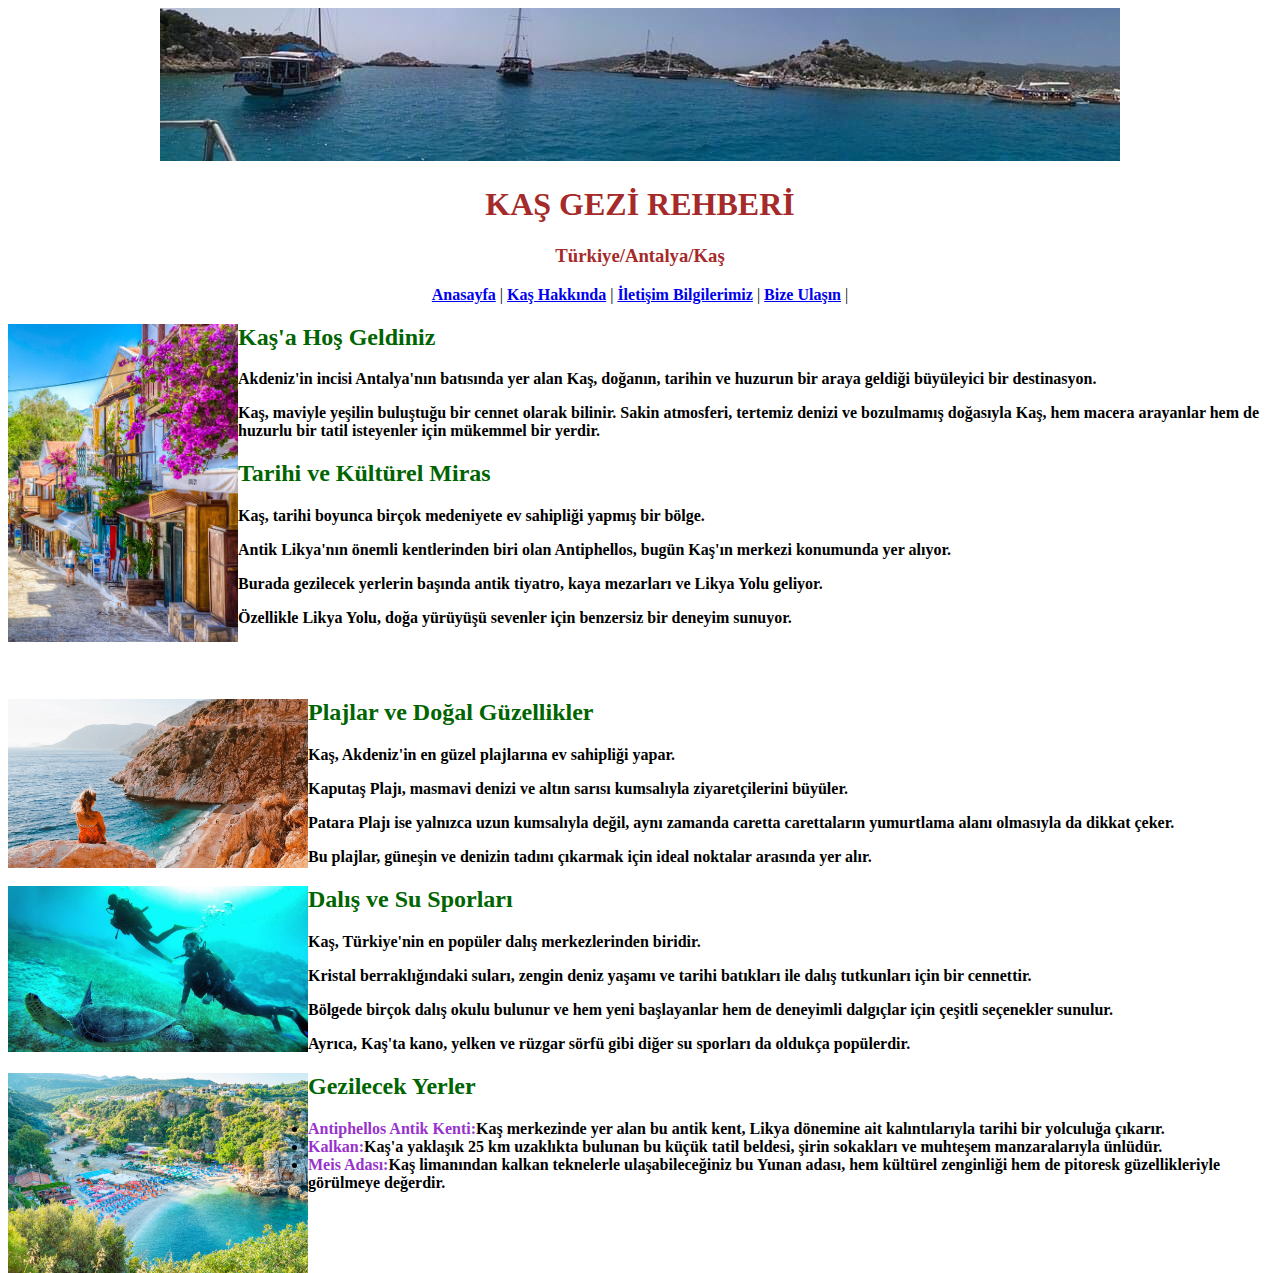
<file: TravelGuide/index.html>
<!DOCTYPE html>
<html>
    <center>
    <head>
        <title>KAŞ GEZİ REHBERİ</title>
        <img src="assets/images/WhatsApp Görsel 2024-08-14 saat 21.44.55_21d2d342.jpg"> 
        <h1 style="color: brown;"><strong> KAŞ GEZİ REHBERİ</strong></h1>
        <h3 style="color: brown;"><strong>Türkiye/Antalya/Kaş</strong></h3>
    </head>
    <body>
        <nav>
            <a href="index.html"><strong>Anasayfa</strong></a>  |
            <a href="About.html"><strong>Kaş Hakkında</strong></a>  |
            <a href="Contacts.html"><strong>İletişim Bilgilerimiz</strong></a>  |
            <a href="ContactWus.html"><strong>Bize Ulaşın</strong></a>  |
        </nav>
    </center>
        <div>
            <img src="assets/images/kasYan.jpg" style="float: left;" alt="" width="230">
            <h2 style="color: darkgreen;"></style><strong>Kaş'a Hoş Geldiniz</strong></h2>
            <p><strong>Akdeniz'in incisi Antalya'nın batısında yer alan Kaş, doğanın, tarihin ve huzurun bir araya geldiği büyüleyici 
            bir destinasyon.</strong></p>
            <p><strong>Kaş, maviyle yeşilin buluştuğu bir cennet olarak bilinir. Sakin atmosferi, tertemiz denizi ve bozulmamış 
            doğasıyla Kaş, hem macera arayanlar hem de huzurlu bir tatil isteyenler için mükemmel bir yerdir.</strong></p>
            
            <h2 style="color: darkgreen;"><strong>Tarihi ve Kültürel Miras</strong></h2>
            <p><strong>Kaş, tarihi boyunca birçok medeniyete ev sahipliği yapmış bir bölge.</strong></p>
            <p><strong>Antik Likya'nın önemli kentlerinden biri olan Antiphellos, bugün Kaş'ın merkezi konumunda yer alıyor. </strong></p>
            <p><strong>Burada gezilecek yerlerin başında antik tiyatro, kaya mezarları ve Likya Yolu geliyor. </strong></p>
            <p><strong>Özellikle Likya Yolu, doğa yürüyüşü sevenler için benzersiz bir deneyim sunuyor.</strong></p>
        </div>

        <br><br>

        <div>
            <img src="assets/images/kaputas-plaji-kas-antalya-2.jpg" style="float: left;" alt="" width="300">
            <h2 style="color: darkgreen;"></style><strong>Plajlar ve Doğal Güzellikler</strong></h2>
            <p><strong>Kaş, Akdeniz'in en güzel plajlarına ev sahipliği yapar.</strong></p>
            <p><strong>Kaputaş Plajı, masmavi denizi ve altın sarısı kumsalıyla ziyaretçilerini büyüler.</strong></p>
            <p><strong>Patara Plajı ise yalnızca uzun kumsalıyla değil, aynı zamanda caretta carettaların yumurtlama 
            alanı olmasıyla da dikkat çeker. </strong></p>
            <p><strong>Bu plajlar, güneşin ve denizin tadını çıkarmak için ideal noktalar arasında yer alır.</strong></p>
        </div>

        <div>
            <img src="assets/images/tuplu-dalis-wp.jpg" alt="" style="float: left;" width="300">
            <h2 style="color: darkgreen;"><strong>Dalış ve Su Sporları</strong></h2>
            <p><strong>Kaş, Türkiye'nin en popüler dalış merkezlerinden biridir. </strong></p>
            <p><strong>Kristal berraklığındaki suları, zengin deniz yaşamı ve tarihi batıkları ile dalış tutkunları 
            için bir cennettir.</strong></p>
            <p><strong>Bölgede birçok dalış okulu bulunur ve hem yeni başlayanlar hem de deneyimli dalgıçlar için çeşitli 
            seçenekler sunulur.</strong></p>
            <p><strong>Ayrıca, Kaş'ta kano, yelken ve rüzgar sörfü gibi diğer su sporları da oldukça popülerdir.</strong></p>
        </div>

        <div>
            <img src="assets/images/shutterstock-14698072431594234928.jpg" alt="" style="float: left;" width="300">
            <h2 style="color: darkgreen;"><strong>Gezilecek Yerler</strong></h2>
            <ul>
                <li><strong style="color: darkorchid;">Antiphellos Antik Kenti:</strong><strong>Kaş merkezinde yer alan bu antik 
                kent, Likya dönemine ait kalıntılarıyla tarihi bir yolculuğa çıkarır.</strong></li>
                <li><strong style="color: darkorchid;">Kalkan:</strong><strong>Kaş'a yaklaşık 25 km uzaklıkta bulunan bu küçük tatil 
                beldesi, şirin sokakları ve muhteşem manzaralarıyla ünlüdür.</strong></li>
                <li><strong style="color: darkorchid;">Meis Adası:</strong><strong>Kaş limanından kalkan teknelerle ulaşabileceğiniz 
                bu Yunan adası, hem kültürel zenginliği hem de pitoresk güzellikleriyle görülmeye değerdir.</strong></li>
            </ul>
        </div>
        
    </body>    
</html>
</file>
<file: ecommerce-detail/css/main.css>
@import url('https://fonts.googleapis.com/css2?family=Montserrat:ital,wght@0,100..900;1,100..900&family=Open+Sans:ital,wght@0,300..800;1,300..800&display=swap');
@import url(reset.css);

h1 , h2, h3, h4, h5, h6 {
  font-family: "Montserrat", system-ui;
}

.container {
width: 1440px;
margin: 0 auto;
}

.header {
  position: sticky;
  height: 88px;
  justify-content: space-between;
  display: flex;
  align-items: center;

}

.nav_list {
  gap: 40px;
  display: inline-flex;
}

.last_menu {
  width: 88px;
  height: 24px;
  justify-content: space-between;

}

.selection {
  width: 1440px;
  height: 70px;
  margin: 0 auto;
  color: #212121;
}

.container_sofa {
  width: 1440px;
  height: 939px;
  justify-content: space-between;
  display: inline;
}

.sofa_image {
  justify-content: space-between;
}

.sofa {
margin-top: 24px;
gap: 24px;
}

.products {
  width: 1440px;
  height: 644px;
  padding-top: 80px;
}
.product_header {
  width: 1,110px;
  height: 484px;
  

}

h2 {
  font-size: 20px;
  font-weight: 600;
  line-height: 30px;
  text-align: left;
  padding-bottom: 16px;
}

.product_shoes {
  width: 59.5px;
  height: 405px;
  gap: 16px;

  img {

  }

  .star_icon {
    padding-top: 16px;
  }

  p {
    font-family: "Open Sans", system-ui;
    font-size: 16px;
    font-weight: 600;
    line-height: 28px;
    text-align: left;

  }



}
</file>
<file: figmagomework6/main.css>
@import url('https://fonts.googleapis.com/css2?family=Montserrat:ital,wght@0,100..900;1,100..900&family=Open+Sans:ital,wght@0,300..800;1,300..800&display=swap');
@import url(reset.css);

body{
  background-image: url(../figmagomework6/assets/images/Illustration.png);
  background-repeat: no-repeat;
  background-position-y: 200px;
  background-position-x: 615px;
  width: 1440px;
}

h2{
font-family: "Montserrat", sans-serif;
font-size: 60px;
font-weight: 700;
line-height: 70px;
letter-spacing: -0.699999988079071px;
text-align: left;
padding-left: 165px;
padding-top: 248px;
padding-right: 775px;
padding-bottom: 12px;
color: #fff;


}

p{
font-family: "Open Sans", system-ui;
font-size: 20px;
font-weight: 400;
line-height: 32px;
text-align: left;
padding-top: 0px;
padding-left: 165px;
padding-right: 800px;
color: #fff;

}

.btn{
padding: 16px 72px 16px 72px;
gap: 16px;
border-radius: 3px 0px 0px 0px;
opacity: 0px;
background-color: #DC3545;
color: #fff;
margin-left: 165px;
margin-top:  32px;
font-family: "Montserrat", sans-serif;
font-size: 23px;
font-weight: 600;
line-height: 32px;
text-align: center;
border-color: #DC3545;


}

.calender {
align-items: center;
top: 2px;
left: 3px;
gap: 0px;
opacity: 0px;
margin-left: 165px;
margin-top: 24px;
display: flex;

}

.text {
  font-family: "Open Sans", system-ui;
  font-size: 14px;
  font-weight: 400;
  line-height: 24px;
  text-align: left;
  float: left;
  margin-left:  10px;
  margin-top: 5px;
  color: #fff;
  }

.calender .icon {
  margin-right: 8px;

}
</file>
<file: figmahomework1/main.css>
@import url('https://fonts.googleapis.com/css2?family=Montserrat:ital,wght@0,100..900;1,100..900&family=Open+Sans:ital,wght@0,300..800;1,300..800&display=swap');
@import url("reset.css");

.header {
  width: 1440px;
  height: 254px;
}

.baslik {
  font-family: "Montserrat", sans-serif;
  font-size: 40px;
  font-weight: 700;
  line-height: 48px;
  letter-spacing: -0.4000000059604645px;
  text-align: left;
  margin-top: 80px;
  margin-left: 165px;
  margin-right: 165px;
  padding-right: 286px;
}
.name {
  margin-left: 165px;
}
.span {
  font-family: "Open Sans", sans-serif;
  font-size: 14px;
  font-weight: 400;
  line-height: 24px;
  text-align: left;
  padding-top: 30px;
  padding-left: 40px;
  color: #52647c;
  padding-left: 12px;
}
.image1 {
  width: 28px;
  height: 28px;
  border-radius: 50px;
  padding-top: 28px;
}
.photo {
  width: 1110px;
  height: 624px;
  top: 293px;
  left: 165px;
  gap: 0px;
  border-radius: 12px 0px 0px 0px;
  opacity: 0px;
  margin-left: 165px;
  padding-top: 44px;
  margin-right: 165px;
}
.text {
  width: 1112px;
  height: 336px;
  margin-top: 350px;
  margin-left: 166px;
  margin-right: 162px;
  margin-bottom: 24px;
  gap: 0px;
  opacity: 0px;
  font-family: "Open Sans", sans-serif;
  font-size: 16px;
  font-weight: 400;
  line-height: 28px;
  text-align: left;
}
.grater {
  padding-right: 164px;
  padding-left: 165px;
  padding-bottom: 80px;

  & h6 {
    font-size: 20px;
    font-weight: 700;
    line-height: 30px;
    text-align: left;
    font-family: "Montserrat", sans-serif;
    padding-bottom: 16px;

  }
  & p {
    font-family: "Open Sans", sans-serif;
    font-size: 16px;
    font-weight: 400;
    line-height: 28px;
    text-align: left;
  }
}
.grater p:last-child {
  padding-top: 32px;
}
.image2 {
  float: left;
  padding-right: 24px;
}

.textbox {
width: 1110px;
height: 347px;
top: 1848px;
left: 165px;

opacity: 0px;

}
</file>
<file: figmahomework2/main.css>
@import url('https://fonts.googleapis.com/css2?family=Montserrat:ital,wght@0,100..900;1,100..900&display=swap');
@import url(reset.css);

body{
	width: 447px;
	height:218px;
	margin-left: 64px;
	margin-top: 68px;
	margin-right: 413px;
	margin-bottom: 180px;

}

.header {
		width: 144px;
		height: 30px;
		gap: 0px;
		font-family: "Montserrat", system-ui;
		font-size: 20px;
		font-weight: 600;
		line-height: 30px;
		text-align: left;
		padding-left: 64px;
		padding-top: 68px;
		padding-right: 716px;
		padding-bottom: 280px;
		color: #212121;

		.title {
			width: 447px;
			height: 96px;
			font-family: "Montserrat", system-ui;
			font-size: 40px;
			font-weight: 700;
			line-height: 48px;
			letter-spacing: -0.4000000059604645px;
			text-align: left;
			padding-top: 4px;
			color: #212121;
	  }

		image {
			float: right;
			margin-right: 76px;
			margin-top: 43px;
			margin-bottom: 42px;
			
		}

}	

	.header button {
		background-color: #0D6EFD;
		font-family: "Montserrat", system-ui;
		font-weight: 600;
		font-size: 23px;
		text-align: center;
		padding-top: 40px;
		width: 214px;
		height: 64px;
		gap: 16px;
		opacity: 0px;
		border-radius: 32px;
	}
</file>
<file: figmahomework3/main.css>
@import url('https://fonts.googleapis.com/css2?family=Montserrat:ital,wght@0,100..900;1,100..900&display=swap');
@import url(reset.css);

body {
  width: 1110px;
  height: 349px;
  gap: 0px;
  opacity: 0px;

}

h3 {
width: 426px;
height: 96px;
font-family: "Montserrat", system-ui;
font-size: 40px;
font-weight: 700;
line-height: 48px;
letter-spacing: -0.4000000059604645px;
text-align: left;
color: #fff;
margin-top: 89px;
margin-left: 96px;

}

button {
  background-color: #DC3545;
  font-family: "Montserrat", system-ui;
  width: 280px;
  height: 64px;
  gap: 16px;
  opacity: 0px;
  margin-top: 24px;
  margin-left: 96px;
  margin-bottom: 182px;
  color:#fff;
  text-align: center;

}

img {
float: right;
width: 368.5px;
height: 313px;
margin-top: -400px;
margin-left: 680px;
gap: 0px;
opacity: 0px;

}
</file>
<file: figmahomework4/main.css>
@import url('https://fonts.googleapis.com/css2?family=Montserrat:ital,wght@0,100..900;1,100..900&family=Open+Sans:ital,wght@0,300..800;1,300..800&display=swap');
@import url(reset.css);

body {
width: 1440px;
height: 692px;
gap: 0px;
opacity: 0px;

}

h2{
font-family: "Montserrat", system-ui;
font-size: 60px;
font-weight: 700;
line-height: 70px;
letter-spacing: -0.699999988079071px;
text-align: left;
color: #212121;
margin-top: 138px;
margin-left: 165px;
margin-right: 830px;
}

p{
font-family: "Open Sans", sans-serif;
font-size: 20px;
font-weight: 400;
line-height: 32px;
text-align: left;
margin-left: 165px;
margin-top: 12px;
margin-right: 830px;
margin-bottom: 306px;

}
</file>
<file: figmahomework5/main.css>
@import url('https://fonts.googleapis.com/css2?family=Open+Sans:ital,wght@0,300..800;1,300..800&display=swap');
@import url("reset.css");

.container {
  margin: 160px 685px ;
}

.main {
  border: 1px solid black;
  border-top: none;
  border-left: none;
  border-right: none;
  &:hover {
    color: blue;
  }
  
    h3 {
    font-family: "Open Sans", system-ui;
    font-weight: 600;
    line-height: 28px;
    text-align: left;
    padding-left: 24px;
    padding-top: 19px;
    padding-bottom: 19px;
    }


}

.main_2 {
  border: 1px solid black;
  border-top: none;
  border-left: none;
  border-right: none;
  &:hover {
    color: blue;
  }

  h3 {
    font-family: "Open Sans", system-ui;
    font-size: 16px;
    font-weight: 600;
    line-height: 28px;
    text-align: left;
    padding-left: 24px;
    padding-top: 14px;
  }

  p {
    font-family: "Open Sans", system-ui;
    font-size: 14px;
    font-weight: 400;
    line-height: 24px;
    text-align: left;
    padding-left: 24px;
    padding-bottom: 14px;

  }
}

.main_3 {
  border: 1px solid black;
  border-top: none;
  border-left: none;
  border-right: none;
  &:hover {
    color: blue;
  }

  h3 {
    font-family: "Open Sans", system-ui;
    font-size: 16px;
    font-weight: 600;
    line-height: 28px;
    text-align: left;
    padding-left: 24px;
    padding-top: 14px;
  }

  p {
    font-family: "Open Sans", system-ui;
    font-size: 14px;
    font-weight: 400;
    line-height: 24px;
    text-align: left;
    padding-left: 24px;
    padding-bottom: 14px;

  }
}
.main_4 {
  border: 1px solid black;
  border-top: none;
  border-left: none;
  border-right: none;
  &:hover {
    color: blue;
  }

  h3 {
    font-family: "Open Sans", system-ui;
    font-size: 16px;
    font-weight: 600;
    line-height: 28px;
    text-align: left;
    padding-left: 24px;
    padding-top: 14px;
  }

  p {
    font-family: "Open Sans", system-ui;
    font-size: 14px;
    font-weight: 400;
    line-height: 24px;
    text-align: left;
    padding-left: 24px;
    padding-bottom: 14px;

  }
}
.main_5 {
  border: 1px solid black;
  border-top: none;
  border-left: none;
  border-right: none;
  &:hover {
    color: blue;
  }

  h3 {
    font-family: "Open Sans", system-ui;
    font-size: 16px;
    font-weight: 600;
    line-height: 28px;
    text-align: left;
    padding-left: 24px;
    padding-top: 14px;
  }

  p {
    font-family: "Open Sans", system-ui;
    font-size: 14px;
    font-weight: 400;
    line-height: 24px;
    text-align: left;
    padding-left: 24px;
    padding-bottom: 14px;

  }
}
</file>
<file: figmahomework7/main.css>
@import url('https://fonts.googleapis.com/css2?family=Montserrat:ital,wght@0,100..900;1,100..900&display=swap');
@import url(reset.css);


.biggy-burge-info {
  h1 {
    font-family: "Montserrat", sans-serif;
    font-size: 140px;
    font-weight: 700;
    line-height: 127px;
    letter-spacing: -1.575px;
    text-align: left;
  }

  p {
    font-family: "Montserrat", sans-serif;
    font-size: 24px;
    font-weight: 700;
    line-height: 34px;
    text-align: left;

  }
}

img {
  display: block;
}

table {
  border-collapse: collapse;
  border-spacing: 0;
}

body {
  background: linear-gradient(225deg, #A54353 0%, #E73535 100%);
}

.biggy-burge-container {
  width: 100%;
  height: 100%;
  background: url("assets/images/biggy-burger.png");
  background-repeat: no-repeat;
  background-position: center right;
}

.cart-btn{
  text-decoration: none;
  border: 1px solid #fff;
  display: inline-block;
  padding-right: 47px;
  border-radius: 49px;
}


.cart {
  width: 98px;
  height: 98px;
  background:  #FFC107;
  display: block;
  border-radius: 100%;
  padding: 34px 0 0 34px;
}

.price {
  font-family: "Montserrat", sans-serif;
  font-size: 40px;
  font-weight: 700;
  line-height: 48px;
  letter-spacing: -0.40;
  text-align: center;
  color: #fff;
  margin-left: 24px;
}
</file>
